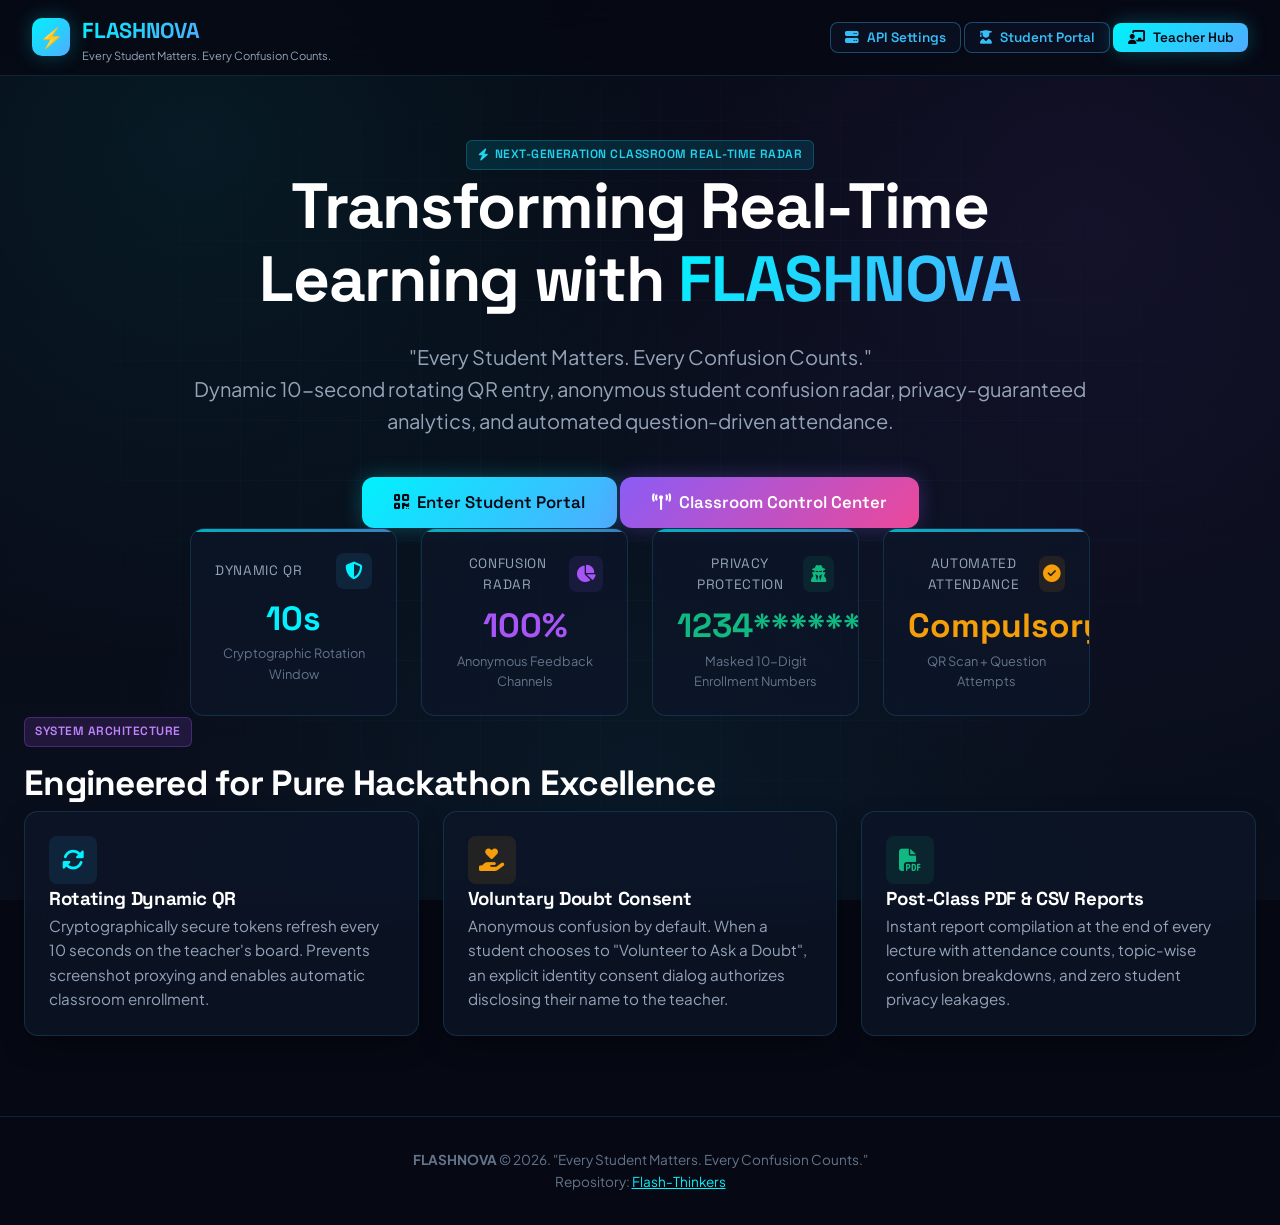
<file: index.html>
<!DOCTYPE html>
<html lang="en">
<head>
  <meta charset="UTF-8">
  <meta name="viewport" content="width=device-width, initial-scale=1.0">
  <title>FLASHNOVA – Futuristic Next-Gen EdTech Platform</title>
  <link rel="icon" href="data:image/svg+xml,<svg xmlns='http://www.w3.org/2000/svg' viewBox='0 0 100 100'><text y='.9em' font-size='90'>⚡</text></svg>">
  
  <!-- Font Awesome 6 -->
  <link rel="stylesheet" href="https://cdnjs.cloudflare.com/ajax/libs/font-awesome/6.4.0/css/all.min.css">
  
  <!-- Custom Cyber Stylesheets -->
  <link rel="stylesheet" href="assets/css/style.css">
  <link rel="stylesheet" href="assets/css/components.css">
</head>
<body>
  <!-- Ambient Cyber Background -->
  <div class="cyber-bg"></div>
  <div class="cyber-grid"></div>

  <!-- Navigation Bar -->
  <nav class="navbar-cyber">
    <a href="index.html" class="brand-container">
      <div class="brand-logo-icon">⚡</div>
      <div>
        <span class="brand-text text-gradient">FLASHNOVA</span>
        <span class="brand-tagline-sub">Every Student Matters. Every Confusion Counts.</span>
      </div>
    </a>

    <div class="d-flex align-items-center gap-2">
      <button class="btn-cyber btn-cyber-outline btn-cyber-sm" id="btn-backend-settings" title="Backend Server Settings">
        <i class="fa-solid fa-server"></i> <span class="d-none-sm">API Settings</span>
      </button>
      <button class="btn-cyber btn-cyber-outline btn-cyber-sm" onclick="openModal('modal-student-login')">
        <i class="fa-solid fa-user-graduate"></i> Student Portal
      </button>
      <button class="btn-cyber btn-cyber-primary btn-cyber-sm" onclick="openModal('modal-teacher-login')">
        <i class="fa-solid fa-chalkboard-user"></i> Teacher Hub
      </button>
    </div>
  </nav>

  <!-- Hero Section -->
  <main class="container" style="padding-top: 4rem; padding-bottom: 5rem;">
    <div style="text-align: center; max-width: 900px; margin: 0 auto;">
      <div class="badge-cyber badge-cyan mb-3" style="display: inline-flex;">
        <i class="fa-solid fa-bolt"></i> NEXT-GENERATION CLASSROOM REAL-TIME RADAR
      </div>
      
      <h1 style="font-size: clamp(2.5rem, 5vw, 4.2rem); line-height: 1.15; margin-bottom: 1.5rem;">
        Transforming Real-Time Learning with <span class="text-gradient">FLASHNOVA</span>
      </h1>
      
      <p style="font-size: 1.25rem; color: #94a3b8; margin-bottom: 2.5rem; font-weight: 400; line-height: 1.6;">
        "Every Student Matters. Every Confusion Counts."<br/>
        Dynamic 10-second rotating QR entry, anonymous student confusion radar, privacy-guaranteed analytics, and automated question-driven attendance.
      </p>

      <div class="d-flex justify-content-center gap-3 flex-wrap mb-5">
        <button class="btn-cyber btn-cyber-primary btn-cyber-lg" onclick="openModal('modal-student-login')">
          <i class="fa-solid fa-qrcode"></i> Enter Student Portal
        </button>
        <button class="btn-cyber btn-cyber-purple btn-cyber-lg" onclick="openModal('modal-teacher-login')">
          <i class="fa-solid fa-tower-broadcast"></i> Classroom Control Center
        </button>
      </div>

      <!-- Quick Stats Banner -->
      <div class="grid-4 text-left mt-5">
        <div class="stat-card">
          <div class="stat-header">
            <span class="stat-title">Dynamic QR</span>
            <div class="stat-icon"><i class="fa-solid fa-shield-halved"></i></div>
          </div>
          <div class="stat-value text-cyan">10s</div>
          <div class="stat-subtext">Cryptographic Rotation Window</div>
        </div>

        <div class="stat-card">
          <div class="stat-header">
            <span class="stat-title">Confusion Radar</span>
            <div class="stat-icon" style="color: var(--neon-purple); background: rgba(139, 92, 246, 0.1);"><i class="fa-solid fa-chart-pie"></i></div>
          </div>
          <div class="stat-value text-purple">100%</div>
          <div class="stat-subtext">Anonymous Feedback Channels</div>
        </div>

        <div class="stat-card">
          <div class="stat-header">
            <span class="stat-title">Privacy Protection</span>
            <div class="stat-icon" style="color: var(--neon-emerald); background: rgba(16, 185, 129, 0.1);"><i class="fa-solid fa-user-secret"></i></div>
          </div>
          <div class="stat-value text-emerald">1234******</div>
          <div class="stat-subtext">Masked 10-Digit Enrollment Numbers</div>
        </div>

        <div class="stat-card">
          <div class="stat-header">
            <span class="stat-title">Automated Attendance</span>
            <div class="stat-icon" style="color: var(--neon-amber); background: rgba(245, 158, 11, 0.1);"><i class="fa-solid fa-circle-check"></i></div>
          </div>
          <div class="stat-value text-amber">Compulsory</div>
          <div class="stat-subtext">QR Scan + Question Attempts</div>
        </div>
      </div>
    </div>

    <!-- Feature Showcase Section -->
    <section class="mt-5 pt-5">
      <div class="text-center mb-5">
        <span class="badge-cyber badge-purple">SYSTEM ARCHITECTURE</span>
        <h2 style="font-size: 2.2rem; margin-top: 0.5rem;">Engineered for Pure Hackathon Excellence</h2>
      </div>

      <div class="grid-3">
        <div class="glass-card">
          <div class="stat-icon mb-3" style="width: 48px; height: 48px; font-size: 1.4rem;">
            <i class="fa-solid fa-rotate"></i>
          </div>
          <h3 class="mb-2">Rotating Dynamic QR</h3>
          <p class="text-muted" style="font-size: 0.95rem;">
            Cryptographically secure tokens refresh every 10 seconds on the teacher's board. Prevents screenshot proxying and enables automatic classroom enrollment.
          </p>
        </div>

        <div class="glass-card">
          <div class="stat-icon mb-3" style="width: 48px; height: 48px; font-size: 1.4rem; color: var(--neon-amber); background: rgba(245, 158, 11, 0.1);">
            <i class="fa-solid fa-hand-holding-heart"></i>
          </div>
          <h3 class="mb-2">Voluntary Doubt Consent</h3>
          <p class="text-muted" style="font-size: 0.95rem;">
            Anonymous confusion by default. When a student chooses to "Volunteer to Ask a Doubt", an explicit identity consent dialog authorizes disclosing their name to the teacher.
          </p>
        </div>

        <div class="glass-card">
          <div class="stat-icon mb-3" style="width: 48px; height: 48px; font-size: 1.4rem; color: var(--neon-emerald); background: rgba(16, 185, 129, 0.1);">
            <i class="fa-solid fa-file-pdf"></i>
          </div>
          <h3 class="mb-2">Post-Class PDF & CSV Reports</h3>
          <p class="text-muted" style="font-size: 0.95rem;">
            Instant report compilation at the end of every lecture with attendance counts, topic-wise confusion breakdowns, and zero student privacy leakages.
          </p>
        </div>
      </div>
    </section>
  </main>

  <!-- Futuristic Footer -->
  <footer style="border-top: 1px solid var(--border-glass); padding: 2rem 0; text-align: center; color: #64748b; font-size: 0.85rem;">
    <div class="container d-flex justify-content-between align-items-center flex-wrap gap-2">
      <div>
        <b class="text-white">FLASHNOVA</b> &copy; 2026. "Every Student Matters. Every Confusion Counts."
      </div>
      <div>
        Repository: <a href="https://github.com/anirudhatripathi24808-ux/Flash-Thinkers" target="_blank" class="text-cyan">Flash-Thinkers</a>
      </div>
    </div>
  </footer>

  <!-- ==================== MODALS ==================== -->

  <!-- Modal: Student Login -->
  <div class="cyber-modal-overlay" id="modal-student-login">
    <div class="cyber-modal">
      <div class="modal-header">
        <h3 class="modal-title"><i class="fa-solid fa-user-graduate text-cyan"></i> Student Portal Login</h3>
        <button class="modal-close" onclick="closeModal('modal-student-login')">&times;</button>
      </div>
      <form id="form-student-login">
        <div class="form-group">
          <label class="form-label">10-Digit Enrollment Number</label>
          <input type="text" id="login-student-enrollment" class="form-control" placeholder="e.g. 1234567890" maxlength="10" required>
        </div>
        <div class="form-group">
          <label class="form-label">Password</label>
          <input type="password" id="login-student-password" class="form-control" placeholder="••••••••" required>
        </div>
        <button type="submit" class="btn-cyber btn-cyber-primary w-100 mt-2">
          <i class="fa-solid fa-arrow-right-to-bracket"></i> Login to Portal
        </button>
      </form>
      <div class="text-center mt-3" style="font-size: 0.85rem; color: #94a3b8;">
        New student? <a href="javascript:void(0)" onclick="closeModal('modal-student-login'); openModal('modal-student-register');" class="text-cyan">Register Here</a>
      </div>
    </div>
  </div>

  <!-- Modal: Student Register -->
  <div class="cyber-modal-overlay" id="modal-student-register">
    <div class="cyber-modal">
      <div class="modal-header">
        <h3 class="modal-title"><i class="fa-solid fa-id-card text-cyan"></i> Student Registration</h3>
        <button class="modal-close" onclick="closeModal('modal-student-register')">&times;</button>
      </div>
      <form id="form-student-register">
        <div class="form-group">
          <label class="form-label">Full Name</label>
          <input type="text" id="reg-student-name" class="form-control" placeholder="e.g. Alex Johnson" required>
        </div>
        <div class="form-group">
          <label class="form-label">Enrollment Number (Exactly 10 Digits)</label>
          <input type="text" id="reg-student-enrollment" class="form-control" placeholder="e.g. 2026101234" maxlength="10" pattern="[0-9]{10}" title="Must be exactly 10 numeric digits" required>
        </div>
        <div class="form-group">
          <label class="form-label">Create Password</label>
          <input type="password" id="reg-student-password" class="form-control" placeholder="Min 6 characters" required>
        </div>
        <div class="form-group">
          <label class="form-label">Confirm Password</label>
          <input type="password" id="reg-student-confirm" class="form-control" placeholder="Re-enter password" required>
        </div>
        <div class="d-flex align-items-center gap-2 mb-3">
          <input type="checkbox" id="reg-student-demo" class="consent-checkbox">
          <label for="reg-student-demo" style="font-size: 0.8rem; color: #94a3b8; cursor: pointer;">
            Mark as Hackathon Demo Account (Unverified)
          </label>
        </div>
        <button type="submit" class="btn-cyber btn-cyber-primary w-100">
          <i class="fa-solid fa-user-plus"></i> Complete Registration
        </button>
      </form>
      <div class="text-center mt-3" style="font-size: 0.85rem; color: #94a3b8;">
        Already registered? <a href="javascript:void(0)" onclick="closeModal('modal-student-register'); openModal('modal-student-login');" class="text-cyan">Login Here</a>
      </div>
    </div>
  </div>

  <!-- Modal: Teacher Login (Step 1) -->
  <div class="cyber-modal-overlay" id="modal-teacher-login">
    <div class="cyber-modal">
      <div class="modal-header">
        <h3 class="modal-title"><i class="fa-solid fa-chalkboard-user text-purple"></i> Teacher Hub Login</h3>
        <button class="modal-close" onclick="closeModal('modal-teacher-login')">&times;</button>
      </div>
      <form id="form-teacher-login">
        <div class="form-group">
          <label class="form-label">Teacher Username</label>
          <input type="text" id="login-teacher-username" class="form-control" placeholder="e.g. prof_smith" required>
        </div>
        <div class="form-group">
          <label class="form-label">Password</label>
          <input type="password" id="login-teacher-password" class="form-control" placeholder="••••••••" required>
        </div>
        <button type="submit" class="btn-cyber btn-cyber-purple w-100 mt-2">
          <i class="fa-solid fa-arrow-right"></i> Verify Credentials
        </button>
      </form>
      <div class="text-center mt-3" style="font-size: 0.85rem; color: #94a3b8;">
        New teacher? <a href="javascript:void(0)" onclick="closeModal('modal-teacher-login'); openModal('modal-teacher-register');" class="text-purple">Create Account</a>
      </div>
    </div>
  </div>

  <!-- Modal: Teacher Register -->
  <div class="cyber-modal-overlay" id="modal-teacher-register">
    <div class="cyber-modal">
      <div class="modal-header">
        <h3 class="modal-title"><i class="fa-solid fa-user-tie text-purple"></i> Teacher Registration</h3>
        <button class="modal-close" onclick="closeModal('modal-teacher-register')">&times;</button>
      </div>
      <form id="form-teacher-register">
        <div class="form-group">
          <label class="form-label">Full Name</label>
          <input type="text" id="reg-teacher-name" class="form-control" placeholder="e.g. Dr. Eleanor Vance" required>
        </div>
        <div class="form-group">
          <label class="form-label">Username</label>
          <input type="text" id="reg-teacher-username" class="form-control" placeholder="e.g. eleanor_vance" required>
        </div>
        <div class="form-group">
          <label class="form-label">Department</label>
          <input type="text" id="reg-teacher-dept" class="form-control" placeholder="e.g. Department of Engineering" value="Engineering">
        </div>
        <div class="form-group">
          <label class="form-label">Create Password</label>
          <input type="password" id="reg-teacher-password" class="form-control" placeholder="Min 6 characters" required>
        </div>
        <div class="form-group">
          <label class="form-label">Confirm Password</label>
          <input type="password" id="reg-teacher-confirm" class="form-control" placeholder="Re-enter password" required>
        </div>
        <button type="submit" class="btn-cyber btn-cyber-purple w-100">
          <i class="fa-solid fa-user-check"></i> Register Teacher Account
        </button>
      </form>
      <div class="text-center mt-3" style="font-size: 0.85rem; color: #94a3b8;">
        Already registered? <a href="javascript:void(0)" onclick="closeModal('modal-teacher-register'); openModal('modal-teacher-login');" class="text-purple">Login Here</a>
      </div>
    </div>
  </div>

  <!-- Modal: Step 2 Subject Selection -->
  <div class="cyber-modal-overlay" id="modal-teacher-subjects">
    <div class="cyber-modal" style="max-width: 600px;">
      <div class="modal-header">
        <h3 class="modal-title"><i class="fa-solid fa-book-bookmark text-cyan"></i> Select Your Teaching Subject</h3>
        <button class="modal-close" onclick="closeModal('modal-teacher-subjects')">&times;</button>
      </div>
      <p class="text-muted mb-3" style="font-size: 0.9rem;">
        Choose the authorized subject for your session. You will be prompted to enter its specific access code.
      </p>

      <div class="d-flex flex-column gap-3 mb-3">
        <!-- Subject 1: Mathematics MAT121 -->
        <div class="glass-card subject-select-card p-3 cursor-pointer" data-subject-code="MAT121" data-subject-name="Mathematics">
          <div class="d-flex justify-content-between align-items-center">
            <div>
              <h4 class="text-white mb-1">Mathematics</h4>
              <span class="badge-cyber badge-cyan">MAT121</span>
            </div>
            <i class="fa-solid fa-chevron-right text-cyan"></i>
          </div>
        </div>

        <!-- Subject 2: Chemistry CHM131 -->
        <div class="glass-card subject-select-card p-3 cursor-pointer" data-subject-code="CHM131" data-subject-name="Chemistry">
          <div class="d-flex justify-content-between align-items-center">
            <div>
              <h4 class="text-white mb-1">Chemistry</h4>
              <span class="badge-cyber badge-purple">CHM131</span>
            </div>
            <i class="fa-solid fa-chevron-right text-purple"></i>
          </div>
        </div>

        <!-- Subject 3: Workshop WSP111 -->
        <div class="glass-card subject-select-card p-3 cursor-pointer" data-subject-code="WSP111" data-subject-name="Workshop">
          <div class="d-flex justify-content-between align-items-center">
            <div>
              <h4 class="text-white mb-1">Workshop</h4>
              <span class="badge-cyber badge-emerald">WSP111</span>
            </div>
            <i class="fa-solid fa-chevron-right text-emerald"></i>
          </div>
        </div>
      </div>
    </div>
  </div>

  <!-- Modal: Step 3 Subject Code Verification -->
  <div class="cyber-modal-overlay" id="modal-verify-subject">
    <div class="cyber-modal">
      <div class="modal-header">
        <h3 class="modal-title" id="verify-subject-title"><i class="fa-solid fa-key text-amber"></i> Verify Subject Access Code</h3>
        <button class="modal-close" onclick="closeModal('modal-verify-subject')">&times;</button>
      </div>
      <form id="form-verify-subject">
        <div class="form-group">
          <label class="form-label">Subject Access Code</label>
          <input type="text" id="input-access-code" class="form-control" placeholder="Enter code (e.g. MAT121)" required>
          <small class="text-muted">Hackathon Default Codes: Mathematics: <code>MAT121</code>, Chemistry: <code>CHM131</code>, Workshop: <code>WSP111</code></small>
        </div>
        <button type="submit" class="btn-cyber btn-cyber-primary w-100 mt-2">
          <i class="fa-solid fa-lock-open"></i> Unlock Subject Control Center
        </button>
      </form>
    </div>
  </div>

  <!-- Toast Container -->
  <div id="toast-container" class="toast-container"></div>

  <!-- Core Scripts -->
  <script src="assets/js/config.js"></script>
  <script src="assets/js/utils.js"></script>
  <script src="assets/js/auth.js"></script>
</body>
</html>
</file>
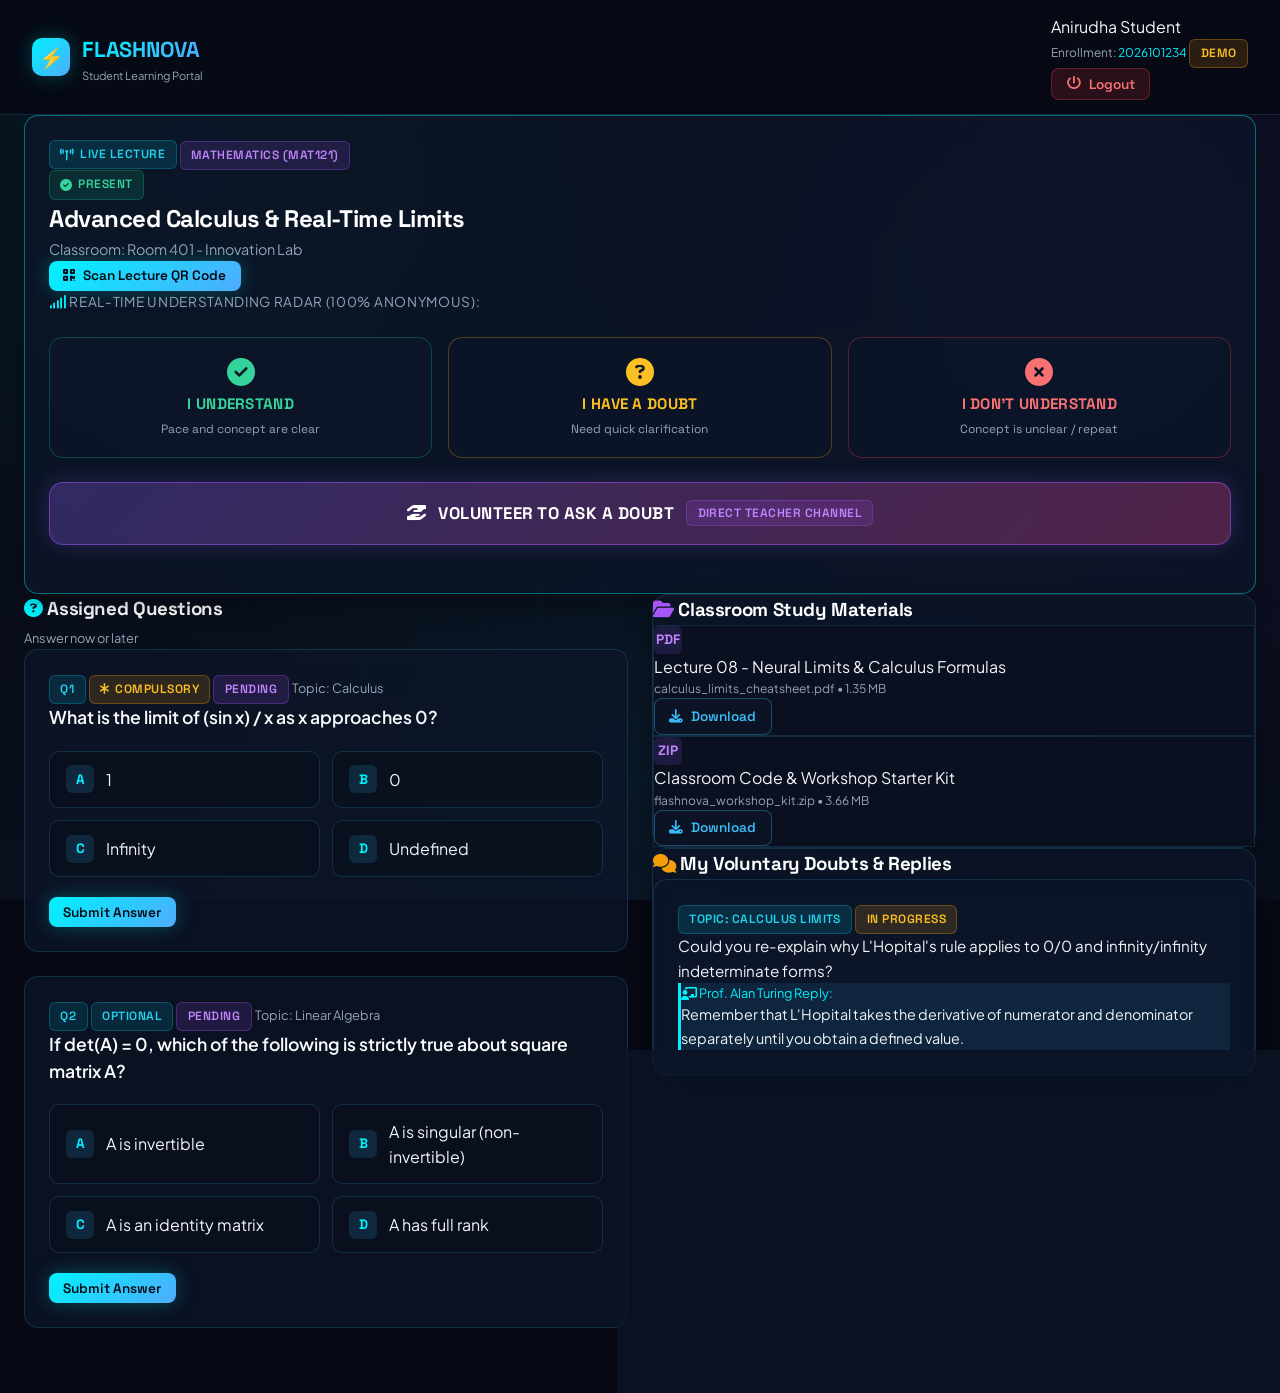
<file: student.html>
<!DOCTYPE html>
<html lang="en">
<head>
  <meta charset="UTF-8">
  <meta name="viewport" content="width=device-width, initial-scale=1.0">
  <title>Student Portal – FLASHNOVA</title>
  <link rel="icon" href="data:image/svg+xml,<svg xmlns='http://www.w3.org/2000/svg' viewBox='0 0 100 100'><text y='.9em' font-size='90'>⚡</text></svg>">
  
  <!-- Font Awesome 6 -->
  <link rel="stylesheet" href="https://cdnjs.cloudflare.com/ajax/libs/font-awesome/6.4.0/css/all.min.css">
  
  <!-- Custom Cyber Stylesheets -->
  <link rel="stylesheet" href="assets/css/style.css">
  <link rel="stylesheet" href="assets/css/components.css">
</head>
<body>
  <!-- Ambient Cyber Background -->
  <div class="cyber-bg"></div>
  <div class="cyber-grid"></div>

  <!-- Navigation Bar -->
  <nav class="navbar-cyber">
    <a href="student.html" class="brand-container">
      <div class="brand-logo-icon">⚡</div>
      <div>
        <span class="brand-text text-gradient">FLASHNOVA</span>
        <span class="brand-tagline-sub">Student Learning Portal</span>
      </div>
    </a>

    <div class="d-flex align-items-center gap-3">
      <div class="text-right d-none-sm">
        <div class="text-white font-weight-bold" id="student-name-display">Loading...</div>
        <div class="text-muted" style="font-size: 0.75rem;">
          Enrollment: <span class="text-cyan font-weight-bold" id="student-enrollment-display">...</span>
          <span class="badge-cyber badge-amber ml-1" id="student-demo-badge" style="display: none;">Demo</span>
        </div>
      </div>
      <button class="btn-cyber btn-cyber-danger btn-cyber-sm btn-logout">
        <i class="fa-solid fa-power-off"></i> Logout
      </button>
    </div>
  </nav>

  <div class="container py-4">
    <!-- Active Lecture Card -->
    <div id="card-active-lecture" class="glass-card mb-4" style="border-color: rgba(0, 242, 254, 0.4); display: none;">
      <div class="d-flex justify-content-between align-items-center flex-wrap gap-2 mb-3">
        <div class="d-flex align-items-center gap-2">
          <span class="badge-cyber badge-cyan"><i class="fa-solid fa-broadcast-tower fa-beat"></i> LIVE LECTURE</span>
          <span class="badge-cyber badge-purple" id="active-lec-subject">Subject</span>
        </div>
        <div id="student-attendance-status" class="badge-cyber badge-coral">
          <i class="fa-solid fa-circle-xmark"></i> Not Marked
        </div>
      </div>

      <div class="d-flex justify-content-between align-items-center flex-wrap gap-3">
        <div>
          <h2 class="text-white mb-1" id="active-lec-topic">Lecture Topic</h2>
          <div class="text-muted" style="font-size: 0.9rem;">
            Classroom: <span class="text-white" id="active-lec-classroom">Classroom</span>
          </div>
        </div>
        <div>
          <button class="btn-cyber btn-cyber-primary btn-cyber-sm" onclick="openModal('modal-qr-scanner')">
            <i class="fa-solid fa-qrcode"></i> Scan Lecture QR Code
          </button>
        </div>
      </div>

      <!-- Triple Understanding Feedback Buttons -->
      <div class="mt-4">
        <div class="text-muted font-mono mb-2" style="font-size: 0.85rem; letter-spacing: 0.05em;">
          <i class="fa-solid fa-signal text-cyan"></i> REAL-TIME UNDERSTANDING RADAR (100% ANONYMOUS):
        </div>
        <div class="understanding-group">
          <!-- Button 1: I UNDERSTAND -->
          <button class="btn-feedback btn-understand" data-status="UNDERSTAND">
            <i class="fa-solid fa-circle-check"></i>
            <span class="btn-feedback-title">I UNDERSTAND</span>
            <span class="btn-feedback-sub">Pace and concept are clear</span>
          </button>

          <!-- Button 2: I HAVE A DOUBT -->
          <button class="btn-feedback btn-doubt" data-status="DOUBT">
            <i class="fa-solid fa-circle-question"></i>
            <span class="btn-feedback-title">I HAVE A DOUBT</span>
            <span class="btn-feedback-sub">Need quick clarification</span>
          </button>

          <!-- Button 3: I DON'T UNDERSTAND -->
          <button class="btn-feedback btn-dont-understand" data-status="DONT_UNDERSTAND">
            <i class="fa-solid fa-circle-xmark"></i>
            <span class="btn-feedback-title">I DON'T UNDERSTAND</span>
            <span class="btn-feedback-sub">Concept is unclear / repeat</span>
          </button>
        </div>
      </div>

      <!-- VOLUNTEER TO ASK A DOUBT Button -->
      <button class="btn-volunteer-doubt" onclick="openModal('modal-volunteer-doubt')">
        <i class="fa-solid fa-hand-holding-hand fa-beat-fade"></i> VOLUNTEER TO ASK A DOUBT
        <span class="badge-cyber badge-purple ml-2" style="font-size: 0.75rem;">Direct Teacher Channel</span>
      </button>
    </div>

    <!-- Fallback when no active lecture -->
    <div id="no-active-lecture-msg" class="glass-card text-center py-4 mb-4" style="display: none;">
      <i class="fa-solid fa-chalkboard text-muted" style="font-size: 2.5rem; margin-bottom: 0.75rem;"></i>
      <h3 class="text-white mb-2">No Active Live Lecture</h3>
      <p class="text-muted">Your teacher has not started a live lecture session yet. You can still scan a QR code to join or review questions below.</p>
      <button class="btn-cyber btn-cyber-outline btn-cyber-sm mt-3" onclick="openModal('modal-qr-scanner')">
        <i class="fa-solid fa-qrcode"></i> Scan Classroom QR Code
      </button>
    </div>

    <!-- Main Content Grid -->
    <div class="grid-2">
      <!-- Left Column: Questions -->
      <div>
        <div class="d-flex justify-content-between align-items-center mb-3">
          <h3 class="text-white"><i class="fa-solid fa-circle-question text-cyan"></i> Assigned Questions</h3>
          <span class="text-muted" style="font-size: 0.8rem;">Answer now or later</span>
        </div>
        <div id="student-questions-container">
          <p class="text-muted text-center py-3">Loading questions...</p>
        </div>
      </div>

      <!-- Right Column: Study Materials & Doubts -->
      <div>
        <!-- Study Materials -->
        <div class="glass-panel p-3 mb-4">
          <h3 class="text-white mb-3"><i class="fa-solid fa-folder-open text-purple"></i> Classroom Study Materials</h3>
          <div id="student-files-container">
            <p class="text-muted text-center py-3">Loading files...</p>
          </div>
        </div>

        <!-- My Doubts & Teacher Replies -->
        <div class="glass-panel p-3 mb-4">
          <h3 class="text-white mb-3"><i class="fa-solid fa-comments text-amber"></i> My Voluntary Doubts & Replies</h3>
          <div id="student-doubts-container">
            <p class="text-muted text-center py-3">Loading doubt history...</p>
          </div>
        </div>

        <!-- Attendance History -->
        <div class="glass-panel p-3">
          <h3 class="text-white mb-3"><i class="fa-solid fa-calendar-check text-emerald"></i> Attendance History</h3>
          <div class="cyber-table-responsive">
            <table class="cyber-table">
              <thead>
                <tr>
                  <th>Topic</th>
                  <th>Classroom</th>
                  <th>Status</th>
                  <th>Timestamp</th>
                </tr>
              </thead>
              <tbody id="student-attendance-history">
                <tr><td colspan="4" class="text-center text-muted">Loading attendance...</td></tr>
              </tbody>
            </table>
          </div>
        </div>
      </div>
    </div>
  </div>

  <!-- ==================== MODALS ==================== -->

  <!-- Modal: Scan QR Code with Live Camera Access -->
  <div class="cyber-modal-overlay" id="modal-qr-scanner">
    <div class="cyber-modal" style="max-width: 500px;">
      <div class="modal-header">
        <h3 class="modal-title"><i class="fa-solid fa-camera text-cyan"></i> Live Camera QR Attendance</h3>
        <button class="modal-close" onclick="closeModal('modal-qr-scanner')">&times;</button>
      </div>

      <!-- Live Camera Viewfinder Box -->
      <div class="camera-scanner-container mb-3" style="position: relative; background: #070c18; border: 1px solid rgba(0, 242, 254, 0.35); border-radius: 14px; overflow: hidden; min-height: 240px; display: flex; flex-direction: column; align-items: center; justify-content: center; box-shadow: inset 0 0 25px rgba(0, 242, 254, 0.08);">
        
        <!-- html5-qrcode camera mount element -->
        <div id="qr-camera-reader" style="width: 100%; border-radius: 12px; overflow: hidden;"></div>

        <!-- Initial Placeholder / Permission Prompt -->
        <div id="qr-camera-placeholder" style="padding: 1.75rem 1rem; text-align: center;">
          <div style="width: 60px; height: 60px; margin: 0 auto 1rem; border-radius: 50%; background: rgba(0, 242, 254, 0.1); display: flex; align-items: center; justify-content: center; border: 1px solid rgba(0, 242, 254, 0.3);">
            <i class="fa-solid fa-camera text-cyan" style="font-size: 1.6rem;"></i>
          </div>
          <h4 class="text-white mb-2" style="font-size: 1.1rem;">Camera QR Scanner</h4>
          <p class="text-muted mb-3" style="font-size: 0.85rem; max-width: 320px; margin: 0 auto 1.25rem;">
            Grant camera permission to scan the teacher's dynamic 10-second attendance QR code directly from the screen.
          </p>
          <button type="button" id="btn-start-camera" class="btn-cyber btn-cyber-primary btn-cyber-sm">
            <i class="fa-solid fa-video"></i> Activate Camera
          </button>
        </div>

        <!-- Camera Controls Bar (visible when camera is actively streaming) -->
        <div id="qr-camera-active-bar" style="display: none; width: 100%; background: rgba(13, 22, 41, 0.95); border-top: 1px solid rgba(0, 242, 254, 0.3); padding: 0.6rem 1rem; justify-content: space-between; align-items: center; font-size: 0.82rem;">
          <span class="text-cyan"><i class="fa-solid fa-circle-dot fa-fade text-success"></i> Camera Live • Align QR</span>
          <div style="display: flex; gap: 0.4rem;">
            <button type="button" id="btn-switch-camera" class="btn-cyber btn-cyber-outline" style="padding: 3px 8px; font-size: 0.75rem;" title="Switch Camera">
              <i class="fa-solid fa-camera-rotate"></i> Flip
            </button>
            <button type="button" id="btn-stop-camera" class="btn-cyber btn-cyber-danger" style="padding: 3px 8px; font-size: 0.75rem;" title="Stop Camera">
              <i class="fa-solid fa-stop"></i> Stop
            </button>
          </div>
        </div>
      </div>

      <!-- Scanned Status / Manual Fallback Option -->
      <div class="d-flex align-items-center justify-content-between mb-2">
        <label class="form-label mb-0" style="font-size: 0.82rem; color: #8899a6;">
          <i class="fa-solid fa-keyboard"></i> Or Enter / Verify Token:
        </label>
        <span id="qr-scan-badge" class="badge-cyber badge-cyan" style="display: none; font-size: 0.72rem;">
          <i class="fa-solid fa-check-circle"></i> Token Detected
        </span>
      </div>

      <div class="form-group mb-2">
        <div style="display: flex; gap: 0.5rem;">
          <input type="text" id="input-qr-token" class="form-control" placeholder="Point camera or paste token...">
          <button type="button" id="btn-submit-qr-token" class="btn-cyber btn-cyber-primary" style="white-space: nowrap;">
            <i class="fa-solid fa-circle-check"></i> Submit
          </button>
        </div>
      </div>
      <p class="text-muted text-center mb-0" style="font-size: 0.75rem;">
        Attendance requires token verification within the teacher's active lecture cycle.
      </p>
    </div>
  </div>

  <!-- Modal: Volunteer To Ask A Doubt (With Identity Disclosure Consent) -->
  <div class="cyber-modal-overlay" id="modal-volunteer-doubt">
    <div class="cyber-modal" style="max-width: 580px;">
      <div class="modal-header">
        <h3 class="modal-title"><i class="fa-solid fa-hand-holding-heart text-purple"></i> Volunteer to Ask a Doubt</h3>
        <button class="modal-close" onclick="closeModal('modal-volunteer-doubt')">&times;</button>
      </div>
      <form id="form-volunteer-doubt">
        <div class="form-group">
          <label class="form-label">Topic / Concept</label>
          <input type="text" id="doubt-topic" class="form-control" placeholder="e.g. Eigenvalues & Matrix Diagonalization">
        </div>
        <div class="form-group">
          <label class="form-label">What is confusing you? Describe your question:</label>
          <textarea id="doubt-text" class="form-control" rows="4" placeholder="Explain the specific step or concept you are having difficulty with..." required></textarea>
        </div>

        <!-- REQUIRED PRIVACY DISCLOSURE CONSENT BOX -->
        <div class="consent-box">
          <input type="checkbox" id="doubt-consent-checkbox" class="consent-checkbox" required>
          <label for="doubt-consent-checkbox" class="consent-text">
            <b class="text-white">Identity Disclosure Confirmation:</b><br/>
            I understand and explicitly consent that my <b>Full Name</b> and <b>Full 10-Digit Enrollment Number</b> will be shared with the authorized teacher for this specific doubt request so they can assist me directly.
          </label>
        </div>

        <button type="submit" class="btn-cyber btn-cyber-purple w-100">
          <i class="fa-solid fa-paper-plane"></i> Submit Consented Doubt Request
        </button>
      </form>
    </div>
  </div>

  <!-- Toast Container -->
  <div id="toast-container" class="toast-container"></div>

  <!-- Socket.IO CDN -->
  <script src="https://cdn.socket.io/4.7.2/socket.io.min.js"></script>
  
  <!-- Core Scripts -->
  <script src="assets/js/mqtt.min.js"></script>
  <script src="assets/js/config.js"></script>
  <script src="assets/js/utils.js"></script>
  <script src="assets/js/auth.js"></script>
  <script src="assets/js/html5-qrcode.min.js"></script>
  <script src="assets/js/student.js"></script>
</body>
</html>
</file>
<file: assets/css/style.css>
/* ==========================================================================
   FLASHNOVA - FUTURISTIC NEXT-GEN EDTECH DESIGN SYSTEM
   Theme: Midnight Blue, Neon Cyan, Electric Violet, Glassmorphism
   "Every Student Matters. Every Confusion Counts."
   ========================================================================== */

@import url('https://fonts.googleapis.com/css2?family=Plus+Jakarta+Sans:wght@300;400;500;600;700;800&family=Space+Grotesk:wght@400;500;600;700&display=swap');

:root {
  /* Color Palette */
  --bg-darkest: #060913;
  --bg-darker: #0a0f1d;
  --bg-card: rgba(13, 22, 41, 0.75);
  --bg-card-hover: rgba(18, 30, 56, 0.85);
  --bg-glass: rgba(15, 23, 42, 0.65);
  --border-glass: rgba(56, 189, 248, 0.16);
  --border-glass-hover: rgba(56, 189, 248, 0.45);
  
  /* Neons & Accents */
  --neon-cyan: #00f2fe;
  --neon-blue: #38bdf8;
  --neon-violet: #8b5cf6;
  --neon-purple: #a855f7;
  --neon-emerald: #10b981;
  --neon-amber: #f59e0b;
  --neon-coral: #ef4444;
  
  /* Gradients */
  --grad-cyber: linear-gradient(135deg, #00f2fe 0%, #4facfe 100%);
  --grad-violet: linear-gradient(135deg, #8b5cf6 0%, #ec4899 100%);
  --grad-dark: linear-gradient(180deg, #0a0f1d 0%, #060913 100%);
  --grad-card: linear-gradient(135deg, rgba(255, 255, 255, 0.04) 0%, rgba(255, 255, 255, 0.01) 100%);
  
  /* Typography */
  --font-main: 'Plus Jakarta Sans', -apple-system, BlinkMacSystemFont, sans-serif;
  --font-mono: 'Space Grotesk', monospace;
  
  /* Shadows */
  --shadow-glow-cyan: 0 0 20px rgba(0, 242, 254, 0.25);
  --shadow-glow-purple: 0 0 20px rgba(139, 92, 246, 0.3);
  --shadow-card: 0 10px 30px -10px rgba(0, 0, 0, 0.7);
  
  /* Transitions */
  --transition-fast: 0.2s cubic-bezier(0.4, 0, 0.2, 1);
  --transition-normal: 0.3s cubic-bezier(0.4, 0, 0.2, 1);
}

/* Base Reset */
*, *::before, *::after {
  box-sizing: border-box;
  margin: 0;
  padding: 0;
}

html {
  scroll-behavior: smooth;
  font-size: 16px;
}

body {
  font-family: var(--font-main);
  background-color: var(--bg-darkest);
  color: #f1f5f9;
  min-height: 100vh;
  line-height: 1.6;
  overflow-x: hidden;
  position: relative;
  -webkit-font-smoothing: antialiased;
}

/* Futuristic Ambient Background Effects */
.cyber-bg {
  position: fixed;
  top: 0;
  left: 0;
  width: 100vw;
  height: 100vh;
  z-index: -1;
  pointer-events: none;
  background: 
    radial-gradient(circle at 15% 15%, rgba(0, 242, 254, 0.07) 0%, transparent 40%),
    radial-gradient(circle at 85% 25%, rgba(139, 92, 246, 0.09) 0%, transparent 45%),
    radial-gradient(circle at 50% 85%, rgba(6, 182, 212, 0.06) 0%, transparent 50%),
    linear-gradient(to bottom, #060913, #0a0f1d);
}

.cyber-grid {
  position: fixed;
  top: 0;
  left: 0;
  width: 100vw;
  height: 100vh;
  z-index: -1;
  pointer-events: none;
  background-size: 60px 60px;
  background-image: 
    linear-gradient(to right, rgba(56, 189, 248, 0.03) 1px, transparent 1px),
    linear-gradient(to bottom, rgba(56, 189, 248, 0.03) 1px, transparent 1px);
  mask-image: radial-gradient(ellipse at center, black 40%, transparent 80%);
}

/* Glassmorphism Containers */
.glass-panel {
  background: var(--bg-card);
  backdrop-filter: blur(16px);
  -webkit-backdrop-filter: blur(16px);
  border: 1px solid var(--border-glass);
  border-radius: 16px;
  box-shadow: var(--shadow-card);
  transition: all var(--transition-normal);
}

.glass-panel:hover {
  border-color: var(--border-glass-hover);
}

.glass-card {
  background: var(--bg-card);
  backdrop-filter: blur(14px);
  -webkit-backdrop-filter: blur(14px);
  border: 1px solid var(--border-glass);
  border-radius: 14px;
  padding: 1.5rem;
  box-shadow: var(--shadow-card);
  transition: all var(--transition-normal);
}

.glass-card:hover {
  transform: translateY(-2px);
  border-color: var(--border-glass-hover);
  box-shadow: 0 12px 35px -8px rgba(0, 242, 254, 0.12);
}

/* Typography Helpers */
h1, h2, h3, h4, h5, h6 {
  font-family: var(--font-mono);
  font-weight: 700;
  color: #ffffff;
  letter-spacing: -0.02em;
}

.text-gradient {
  background: var(--grad-cyber);
  -webkit-background-clip: text;
  -webkit-text-fill-color: transparent;
}

.text-gradient-purple {
  background: var(--grad-violet);
  -webkit-background-clip: text;
  -webkit-text-fill-color: transparent;
}

.text-cyan { color: var(--neon-cyan) !important; }
.text-purple { color: var(--neon-purple) !important; }
.text-emerald { color: var(--neon-emerald) !important; }
.text-amber { color: var(--neon-amber) !important; }
.text-coral { color: var(--neon-coral) !important; }
.text-muted { color: #94a3b8 !important; }

/* Futuristic Cyber Buttons */
.btn-cyber {
  display: inline-flex;
  align-items: center;
  justify-content: center;
  gap: 0.5rem;
  padding: 0.75rem 1.5rem;
  font-family: var(--font-mono);
  font-size: 0.95rem;
  font-weight: 600;
  border-radius: 10px;
  border: none;
  cursor: pointer;
  transition: all var(--transition-fast);
  text-decoration: none;
  position: relative;
  overflow: hidden;
}

.btn-cyber-primary {
  background: var(--grad-cyber);
  color: #060913;
  box-shadow: var(--shadow-glow-cyan);
}

.btn-cyber-primary:hover {
  transform: translateY(-1px);
  box-shadow: 0 0 25px rgba(0, 242, 254, 0.45);
  color: #000000;
}

.btn-cyber-purple {
  background: var(--grad-violet);
  color: #ffffff;
  box-shadow: var(--shadow-glow-purple);
}

.btn-cyber-purple:hover {
  transform: translateY(-1px);
  box-shadow: 0 0 25px rgba(139, 92, 246, 0.5);
}

.btn-cyber-outline {
  background: rgba(13, 22, 41, 0.6);
  color: #38bdf8;
  border: 1px solid rgba(56, 189, 248, 0.35);
}

.btn-cyber-outline:hover {
  background: rgba(56, 189, 248, 0.12);
  border-color: var(--neon-cyan);
  color: #ffffff;
  box-shadow: var(--shadow-glow-cyan);
}

.btn-cyber-danger {
  background: rgba(239, 68, 68, 0.15);
  color: #f87171;
  border: 1px solid rgba(239, 68, 68, 0.3);
}

.btn-cyber-danger:hover {
  background: rgba(239, 68, 68, 0.25);
  border-color: #ef4444;
  color: #fee2e2;
}

.btn-cyber-sm {
  padding: 0.4rem 0.9rem;
  font-size: 0.85rem;
  border-radius: 8px;
}

.btn-cyber-lg {
  padding: 0.9rem 2rem;
  font-size: 1.05rem;
  border-radius: 12px;
}

/* Cyber Form Inputs */
.form-group {
  margin-bottom: 1.25rem;
}

.form-label {
  display: block;
  font-family: var(--font-mono);
  font-size: 0.875rem;
  color: #94a3b8;
  margin-bottom: 0.5rem;
  font-weight: 500;
}

.form-control {
  width: 100%;
  padding: 0.75rem 1rem;
  background: rgba(10, 15, 29, 0.85);
  border: 1px solid rgba(56, 189, 248, 0.2);
  border-radius: 10px;
  color: #f8fafc;
  font-family: var(--font-main);
  font-size: 0.95rem;
  transition: all var(--transition-fast);
  outline: none;
}

.form-control:focus {
  border-color: var(--neon-cyan);
  box-shadow: 0 0 15px rgba(0, 242, 254, 0.25);
  background: rgba(10, 15, 29, 0.98);
}

.form-control::placeholder {
  color: #475569;
}

select.form-control option {
  background-color: #0a0f1d;
  color: #f8fafc;
}

/* Badges & Tags */
.badge-cyber {
  display: inline-flex;
  align-items: center;
  gap: 0.35rem;
  padding: 0.25rem 0.65rem;
  font-family: var(--font-mono);
  font-size: 0.75rem;
  font-weight: 600;
  border-radius: 6px;
  text-transform: uppercase;
  letter-spacing: 0.04em;
}

.badge-cyan {
  background: rgba(6, 182, 212, 0.15);
  color: #22d3ee;
  border: 1px solid rgba(6, 182, 212, 0.3);
}

.badge-purple {
  background: rgba(168, 85, 247, 0.15);
  color: #c084fc;
  border: 1px solid rgba(168, 85, 247, 0.3);
}

.badge-emerald {
  background: rgba(16, 185, 129, 0.15);
  color: #34d399;
  border: 1px solid rgba(16, 185, 129, 0.3);
}

.badge-amber {
  background: rgba(245, 158, 11, 0.15);
  color: #fbbf24;
  border: 1px solid rgba(245, 158, 11, 0.3);
}

.badge-coral {
  background: rgba(239, 68, 68, 0.15);
  color: #f87171;
  border: 1px solid rgba(239, 68, 68, 0.3);
}

/* Navigation Bar */
.navbar-cyber {
  position: sticky;
  top: 0;
  width: 100%;
  z-index: 1000;
  background: rgba(6, 9, 19, 0.85);
  backdrop-filter: blur(16px);
  -webkit-backdrop-filter: blur(16px);
  border-bottom: 1px solid var(--border-glass);
  padding: 0.85rem 2rem;
  display: flex;
  align-items: center;
  justify-content: space-between;
}

.brand-container {
  display: flex;
  align-items: center;
  gap: 0.75rem;
  text-decoration: none;
}

.brand-logo-icon {
  width: 38px;
  height: 38px;
  border-radius: 10px;
  background: var(--grad-cyber);
  display: flex;
  align-items: center;
  justify-content: center;
  color: #060913;
  font-size: 1.25rem;
  font-weight: 800;
  box-shadow: var(--shadow-glow-cyan);
}

.brand-text {
  font-family: var(--font-mono);
  font-size: 1.35rem;
  font-weight: 800;
  letter-spacing: -0.01em;
  color: #ffffff;
}

.brand-tagline-sub {
  font-size: 0.7rem;
  color: #94a3b8;
  display: block;
  line-height: 1;
  margin-top: 2px;
}

/* Layout Utilities */
.container {
  width: 100%;
  max-width: 1320px;
  margin: 0 auto;
  padding: 0 1.5rem;
}

.grid-2 { display: grid; grid-template-columns: repeat(2, 1fr); gap: 1.5rem; }
.grid-3 { display: grid; grid-template-columns: repeat(3, 1fr); gap: 1.5rem; }
.grid-4 { display: grid; grid-template-columns: repeat(4, 1fr); gap: 1.5rem; }

@media (max-width: 992px) {
  .grid-4 { grid-template-columns: repeat(2, 1fr); }
  .grid-3 { grid-template-columns: 1fr; }
}

@media (max-width: 768px) {
  .grid-2, .grid-4 { grid-template-columns: 1fr; }
  .navbar-cyber { padding: 0.75rem 1rem; }
}

/* Stat Cards */
.stat-card {
  position: relative;
  padding: 1.5rem;
  border-radius: 14px;
  background: var(--bg-card);
  border: 1px solid var(--border-glass);
  overflow: hidden;
  transition: all var(--transition-normal);
}

.stat-card::before {
  content: '';
  position: absolute;
  top: 0;
  left: 0;
  width: 100%;
  height: 3px;
  background: var(--grad-cyber);
  opacity: 0.7;
}

.stat-card:hover {
  transform: translateY(-2px);
  border-color: var(--border-glass-hover);
}

.stat-header {
  display: flex;
  justify-content: space-between;
  align-items: center;
  margin-bottom: 0.75rem;
}

.stat-title {
  font-family: var(--font-mono);
  font-size: 0.85rem;
  color: #94a3b8;
  text-transform: uppercase;
  letter-spacing: 0.05em;
}

.stat-icon {
  width: 36px;
  height: 36px;
  border-radius: 8px;
  background: rgba(56, 189, 248, 0.1);
  display: flex;
  align-items: center;
  justify-content: center;
  color: var(--neon-cyan);
  font-size: 1.1rem;
}

.stat-value {
  font-family: var(--font-mono);
  font-size: 2.1rem;
  font-weight: 700;
  color: #ffffff;
  line-height: 1.1;
}

.stat-subtext {
  font-size: 0.8rem;
  color: #64748b;
  margin-top: 0.35rem;
}
</file>
<file: assets/css/components.css>
/* ==========================================================================
   FLASHNOVA - COMPONENTS & INTERACTIVE UI STYLES
   ========================================================================== */

/* Dynamic 10s QR Container */
.qr-container {
  display: flex;
  flex-direction: column;
  align-items: center;
  justify-content: center;
  padding: 1.5rem;
  background: rgba(10, 15, 29, 0.9);
  border: 1px solid var(--border-glass);
  border-radius: 16px;
  position: relative;
  overflow: hidden;
}

.qr-box {
  padding: 12px;
  background: #ffffff;
  border-radius: 12px;
  box-shadow: 0 0 25px rgba(0, 242, 254, 0.35);
  display: flex;
  align-items: center;
  justify-content: center;
  position: relative;
  margin-bottom: 1.25rem;
  transition: transform 0.3s ease;
}

.qr-box canvas, .qr-box img {
  display: block;
  max-width: 200px;
  max-height: 200px;
  border-radius: 6px;
}

/* Circular Countdown Timer */
.countdown-wrapper {
  display: flex;
  align-items: center;
  gap: 0.75rem;
  font-family: var(--font-mono);
  font-size: 0.9rem;
  color: #94a3b8;
}

.countdown-circle {
  width: 44px;
  height: 44px;
  border-radius: 50%;
  background: conic-gradient(var(--neon-cyan) calc(var(--progress, 100) * 1%), rgba(56, 189, 248, 0.15) 0deg);
  display: flex;
  align-items: center;
  justify-content: center;
  position: relative;
  transition: background 0.1s linear;
}

.countdown-inner {
  width: 34px;
  height: 34px;
  border-radius: 50%;
  background: #0a0f1d;
  display: flex;
  align-items: center;
  justify-content: center;
  font-weight: 700;
  font-size: 0.85rem;
  color: #ffffff;
}

/* Understanding Buttons (Student Dashboard) */
.understanding-group {
  display: grid;
  grid-template-columns: repeat(3, 1fr);
  gap: 1rem;
  margin: 1.5rem 0;
}

.btn-feedback {
  display: flex;
  flex-direction: column;
  align-items: center;
  justify-content: center;
  gap: 0.5rem;
  padding: 1.25rem 1rem;
  border-radius: 14px;
  border: 1px solid transparent;
  cursor: pointer;
  transition: all var(--transition-normal);
  font-family: var(--font-mono);
  text-align: center;
  background: rgba(13, 22, 41, 0.8);
}

.btn-feedback i {
  font-size: 1.75rem;
  transition: transform 0.2s ease;
}

.btn-feedback:hover i {
  transform: scale(1.15);
}

.btn-feedback-title {
  font-weight: 700;
  font-size: 0.95rem;
  letter-spacing: 0.02em;
}

.btn-feedback-sub {
  font-size: 0.75rem;
  color: #94a3b8;
}

/* 1. I UNDERSTAND (Green/Cyan) */
.btn-understand {
  border-color: rgba(16, 185, 129, 0.3);
  color: #34d399;
}
.btn-understand:hover, .btn-understand.active {
  background: rgba(16, 185, 129, 0.15);
  border-color: var(--neon-emerald);
  box-shadow: 0 0 25px rgba(16, 185, 129, 0.35);
  color: #6ee7b7;
}

/* 2. I HAVE A DOUBT (Yellow/Amber) */
.btn-doubt {
  border-color: rgba(245, 158, 11, 0.3);
  color: #fbbf24;
}
.btn-doubt:hover, .btn-doubt.active {
  background: rgba(245, 158, 11, 0.15);
  border-color: var(--neon-amber);
  box-shadow: 0 0 25px rgba(245, 158, 11, 0.35);
  color: #fde68a;
}

/* 3. I DON'T UNDERSTAND (Red/Coral) */
.btn-dont-understand {
  border-color: rgba(239, 68, 68, 0.3);
  color: #f87171;
}
.btn-dont-understand:hover, .btn-dont-understand.active {
  background: rgba(239, 68, 68, 0.15);
  border-color: var(--neon-coral);
  box-shadow: 0 0 25px rgba(239, 68, 68, 0.35);
  color: #fca5a5;
}

@media (max-width: 768px) {
  .understanding-group {
    grid-template-columns: 1fr;
  }
}

/* VOLUNTEER TO ASK A DOUBT Button */
.btn-volunteer-doubt {
  width: 100%;
  padding: 1.1rem;
  margin: 1.5rem 0;
  display: flex;
  align-items: center;
  justify-content: center;
  gap: 0.75rem;
  font-family: var(--font-mono);
  font-size: 1.05rem;
  font-weight: 700;
  letter-spacing: 0.03em;
  color: #ffffff;
  background: linear-gradient(135deg, rgba(139, 92, 246, 0.3) 0%, rgba(236, 72, 153, 0.3) 100%);
  border: 1px solid rgba(168, 85, 247, 0.5);
  border-radius: 14px;
  cursor: pointer;
  transition: all var(--transition-normal);
  box-shadow: 0 0 20px rgba(139, 92, 246, 0.25);
}

.btn-volunteer-doubt:hover {
  background: linear-gradient(135deg, rgba(139, 92, 246, 0.5) 0%, rgba(236, 72, 153, 0.5) 100%);
  border-color: #c084fc;
  box-shadow: 0 0 30px rgba(168, 85, 247, 0.5);
  transform: translateY(-2px);
}

/* MCQ Interactive Card */
.mcq-card {
  background: rgba(13, 22, 41, 0.7);
  border: 1px solid var(--border-glass);
  border-radius: 14px;
  padding: 1.5rem;
  margin-bottom: 1.5rem;
  transition: all var(--transition-normal);
}

.mcq-card:hover {
  border-color: var(--border-glass-hover);
}

.mcq-header {
  display: flex;
  justify-content: space-between;
  align-items: flex-start;
  gap: 1rem;
  margin-bottom: 1rem;
}

.mcq-question-text {
  font-size: 1.1rem;
  font-weight: 600;
  color: #f8fafc;
  line-height: 1.5;
}

.options-grid {
  display: grid;
  grid-template-columns: repeat(2, 1fr);
  gap: 0.75rem;
  margin: 1.25rem 0;
}

@media (max-width: 768px) {
  .options-grid {
    grid-template-columns: 1fr;
  }
}

.option-item {
  display: flex;
  align-items: center;
  gap: 0.75rem;
  padding: 0.85rem 1rem;
  background: rgba(10, 15, 29, 0.8);
  border: 1px solid rgba(56, 189, 248, 0.18);
  border-radius: 10px;
  cursor: pointer;
  transition: all var(--transition-fast);
}

.option-item:hover {
  border-color: var(--neon-cyan);
  background: rgba(56, 189, 248, 0.08);
}

.option-item.selected {
  border-color: var(--neon-cyan);
  background: rgba(0, 242, 254, 0.15);
  box-shadow: 0 0 15px rgba(0, 242, 254, 0.2);
}

.option-badge {
  width: 28px;
  height: 28px;
  border-radius: 6px;
  background: rgba(56, 189, 248, 0.15);
  color: var(--neon-cyan);
  font-family: var(--font-mono);
  font-weight: 700;
  display: flex;
  align-items: center;
  justify-content: center;
  font-size: 0.85rem;
  flex-shrink: 0;
}

.option-item.selected .option-badge {
  background: var(--neon-cyan);
  color: #060913;
}

/* Modals */
.cyber-modal-overlay {
  position: fixed;
  top: 0;
  left: 0;
  width: 100vw;
  height: 100vh;
  background: rgba(6, 9, 19, 0.85);
  backdrop-filter: blur(10px);
  -webkit-backdrop-filter: blur(10px);
  display: flex;
  align-items: center;
  justify-content: center;
  z-index: 2000;
  opacity: 0;
  visibility: hidden;
  transition: all 0.25s ease;
  padding: 1.5rem;
}

.cyber-modal-overlay.active {
  opacity: 1;
  visibility: visible;
}

.cyber-modal {
  width: 100%;
  max-width: 540px;
  background: #0d1629;
  border: 1px solid var(--border-glass-hover);
  border-radius: 18px;
  padding: 2rem;
  box-shadow: 0 20px 50px rgba(0, 0, 0, 0.8), 0 0 30px rgba(0, 242, 254, 0.15);
  transform: translateY(20px) scale(0.97);
  transition: all 0.25s cubic-bezier(0.175, 0.885, 0.32, 1.275);
  max-height: 90vh;
  overflow-y: auto;
}

.cyber-modal-overlay.active .cyber-modal {
  transform: translateY(0) scale(1);
}

.modal-header {
  display: flex;
  justify-content: space-between;
  align-items: center;
  margin-bottom: 1.5rem;
  padding-bottom: 1rem;
  border-bottom: 1px solid var(--border-glass);
}

.modal-title {
  font-size: 1.35rem;
}

.modal-close {
  background: transparent;
  border: none;
  color: #64748b;
  font-size: 1.25rem;
  cursor: pointer;
  transition: color 0.2s ease;
}

.modal-close:hover {
  color: #f8fafc;
}

/* Consent Box */
.consent-box {
  background: rgba(245, 158, 11, 0.08);
  border: 1px solid rgba(245, 158, 11, 0.3);
  border-radius: 10px;
  padding: 1rem;
  margin: 1.25rem 0;
  display: flex;
  gap: 0.75rem;
  align-items: flex-start;
}

.consent-checkbox {
  margin-top: 0.25rem;
  accent-color: var(--neon-amber);
  width: 18px;
  height: 18px;
  cursor: pointer;
}

.consent-text {
  font-size: 0.85rem;
  color: #e2e8f0;
  line-height: 1.45;
}

/* Toast Notifications */
.toast-container {
  position: fixed;
  bottom: 2rem;
  right: 2rem;
  z-index: 9999;
  display: flex;
  flex-direction: column;
  gap: 0.75rem;
  pointer-events: none;
}

.toast {
  pointer-events: auto;
  min-width: 300px;
  max-width: 420px;
  padding: 1rem 1.25rem;
  border-radius: 12px;
  background: #0d1629;
  border: 1px solid var(--border-glass);
  box-shadow: 0 10px 30px rgba(0, 0, 0, 0.7);
  display: flex;
  align-items: center;
  gap: 0.85rem;
  animation: slideIn 0.3s ease forwards;
  color: #ffffff;
  font-family: var(--font-main);
  font-size: 0.9rem;
}

@keyframes slideIn {
  from { transform: translateX(100%); opacity: 0; }
  to { transform: translateX(0); opacity: 1; }
}

.toast-success { border-color: var(--neon-emerald); box-shadow: 0 0 20px rgba(16, 185, 129, 0.25); }
.toast-error { border-color: var(--neon-coral); box-shadow: 0 0 20px rgba(239, 68, 68, 0.25); }
.toast-info { border-color: var(--neon-cyan); box-shadow: 0 0 20px rgba(0, 242, 254, 0.25); }

/* Tables */
.cyber-table-responsive {
  width: 100%;
  overflow-x: auto;
  border-radius: 12px;
  border: 1px solid var(--border-glass);
}

.cyber-table {
  width: 100%;
  border-collapse: collapse;
  text-align: left;
  font-size: 0.9rem;
}

.cyber-table th {
  background: rgba(10, 15, 29, 0.9);
  padding: 1rem;
  font-family: var(--font-mono);
  font-weight: 600;
  color: #38bdf8;
  border-bottom: 1px solid var(--border-glass);
  white-space: nowrap;
}

.cyber-table td {
  padding: 0.9rem 1rem;
  border-bottom: 1px solid rgba(56, 189, 248, 0.08);
  color: #e2e8f0;
}

.cyber-table tr:hover td {
  background: rgba(56, 189, 248, 0.04);
}

.masked-enrollment-tag {
  font-family: var(--font-mono);
  font-weight: 700;
  letter-spacing: 0.08em;
  color: #38bdf8;
  background: rgba(56, 189, 248, 0.1);
  padding: 0.2rem 0.6rem;
  border-radius: 6px;
  display: inline-block;
}
</file>
